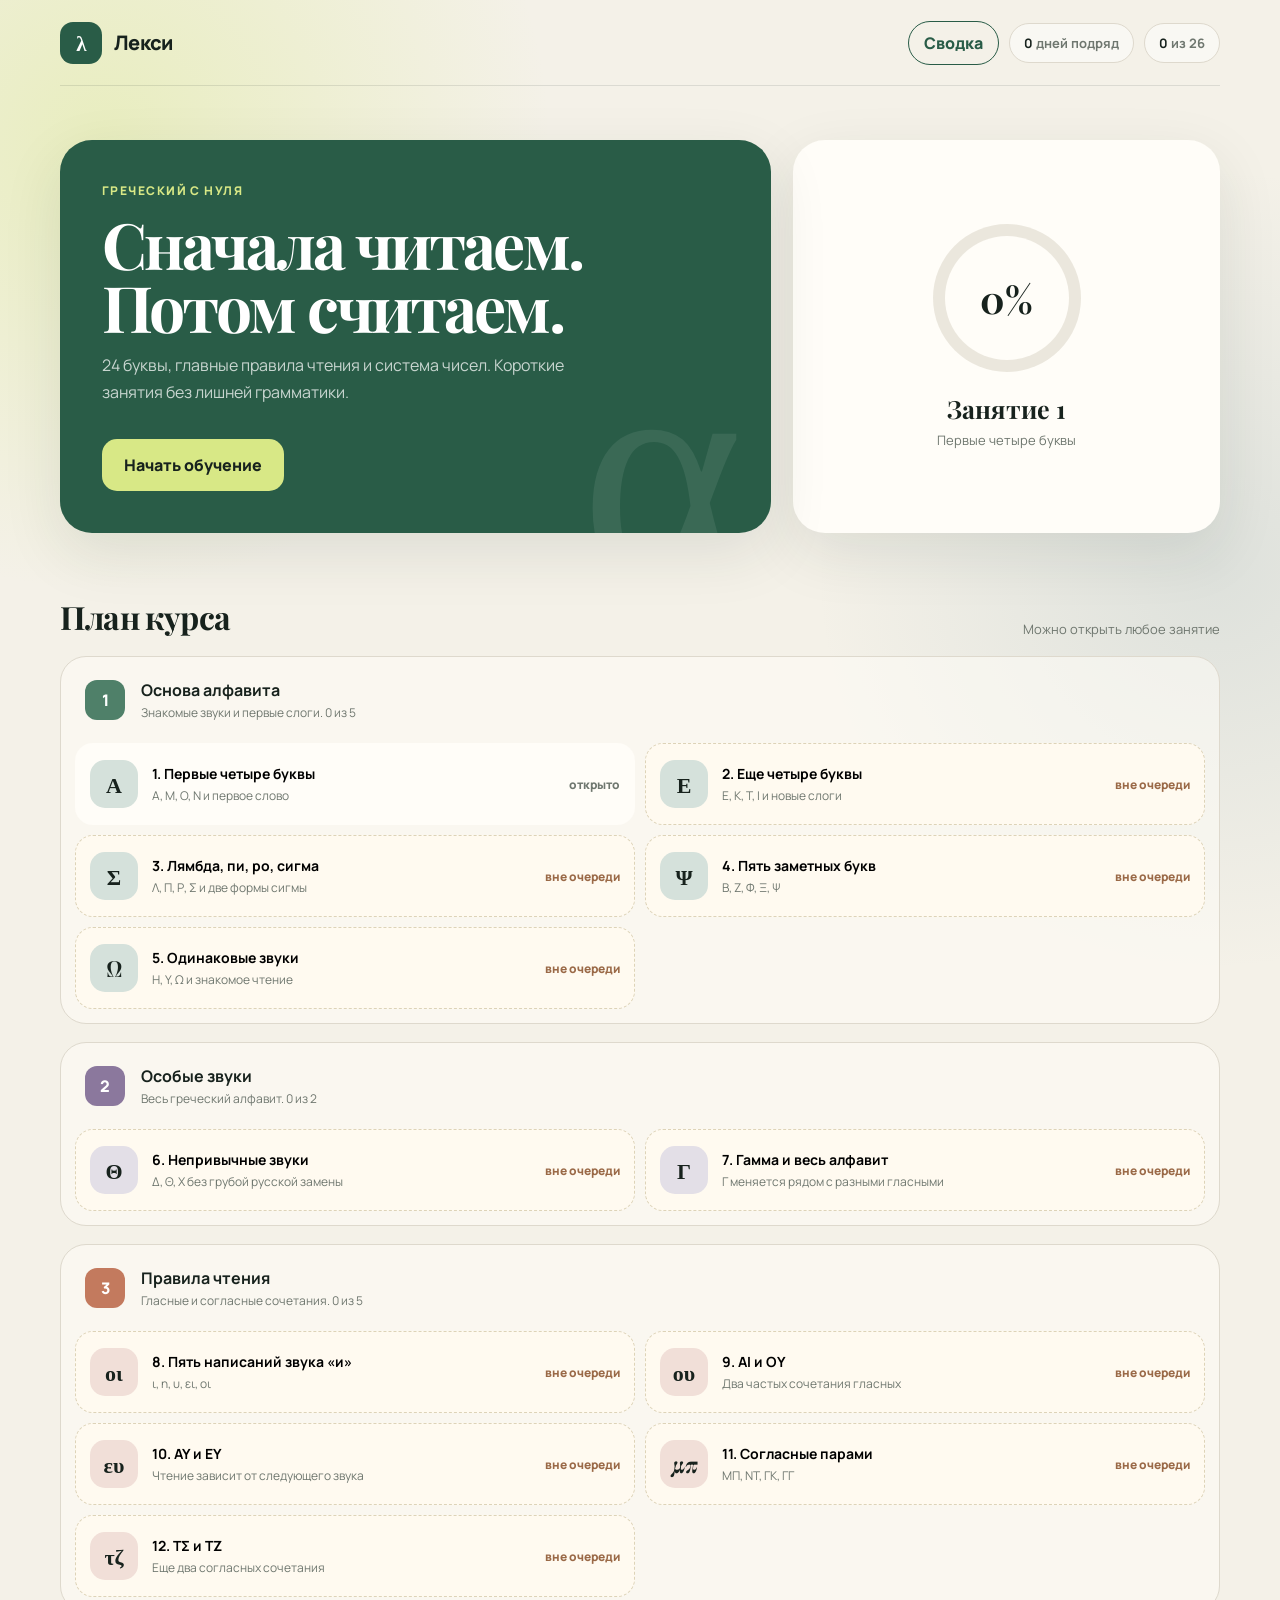
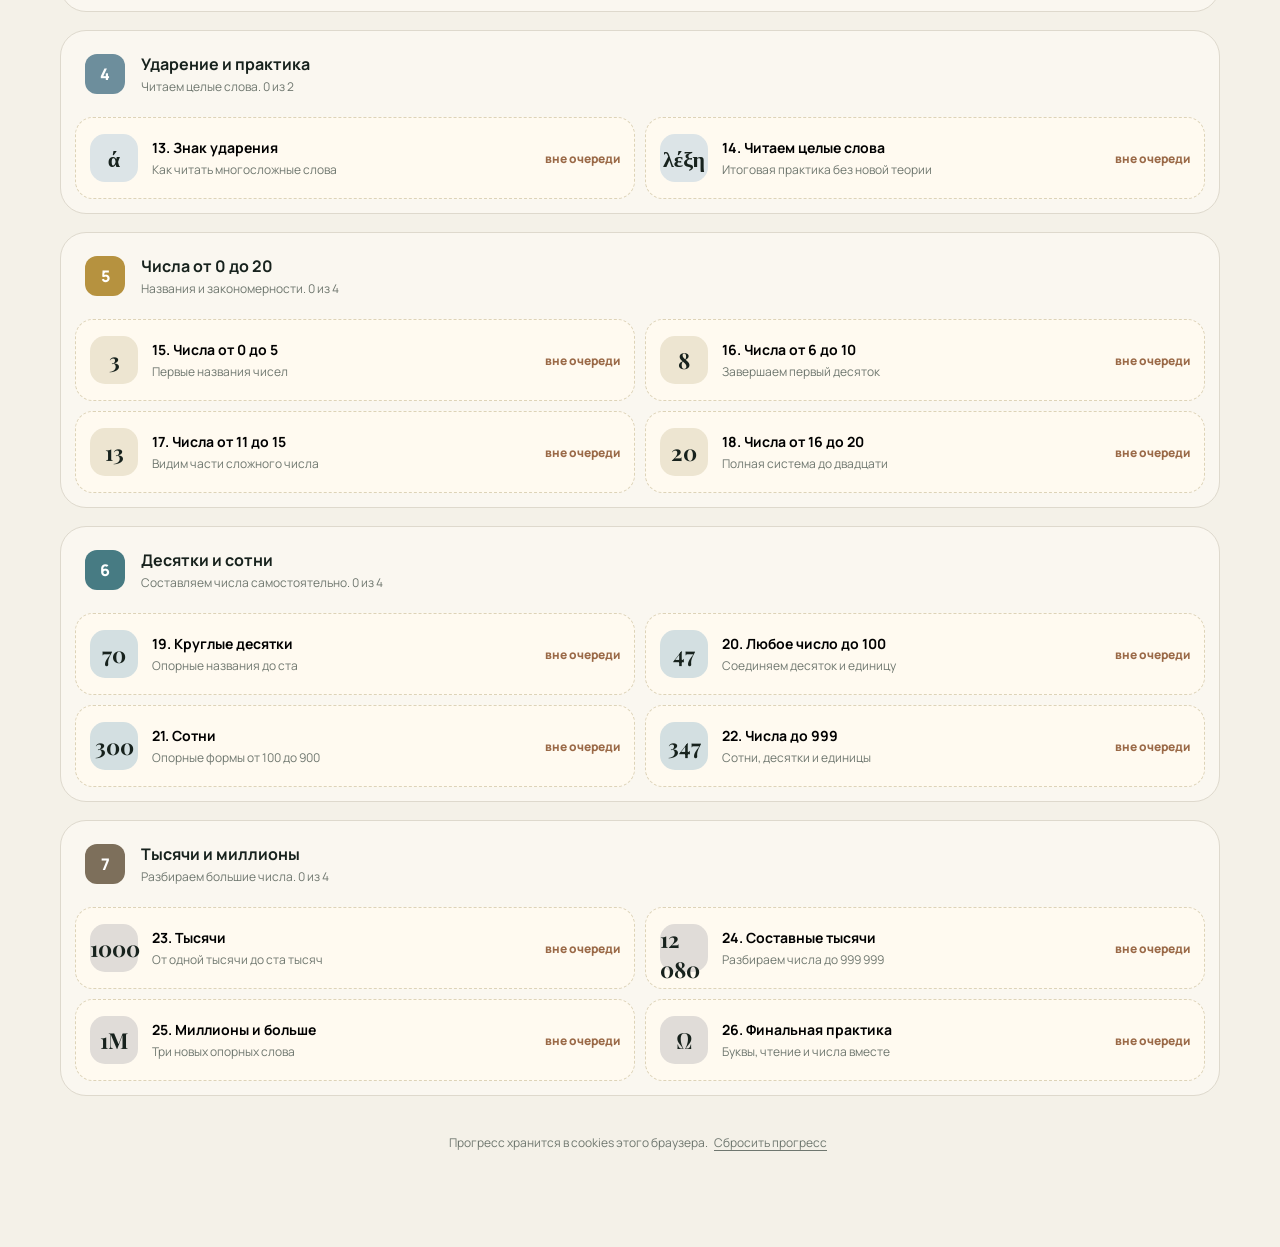
<file: index.html>
<!doctype html>
<html lang="ru">
<head>
  <meta charset="UTF-8">
  <meta name="viewport" content="width=device-width, initial-scale=1.0">
  <meta name="theme-color" content="#f4f1e8">
  <meta name="description" content="Интерактивный курс греческого алфавита, чтения и чисел">
  <title>Λέξη: греческий с нуля</title>
  <link rel="preconnect" href="https://fonts.googleapis.com">
  <link rel="preconnect" href="https://fonts.gstatic.com" crossorigin>
  <link href="https://fonts.googleapis.com/css2?family=Manrope:wght@400;500;600;700;800&family=Playfair+Display:wght@600;700&display=swap" rel="stylesheet">
  <link rel="stylesheet" href="styles.css?v=5">
</head>
<body>
  <div id="app"></div>
  <noscript>Для работы курса нужно включить JavaScript.</noscript>
  <script src="app.js?v=9"></script>
</body>
</html>
</file>
<file: styles.css>
:root {
  --ink: #17221d;
  --muted: #6f776f;
  --paper: #f4f1e8;
  --card: #fffdf8;
  --line: #ded9cd;
  --green: #295c47;
  --green-dark: #1d4434;
  --lime: #d8e886;
  --clay: #d88060;
  --blue: #7898a4;
  --violet: #8a7da8;
  --yellow: #e8cb68;
  --shadow: 0 20px 60px rgba(33, 47, 39, .10);
  --radius: 26px;
}

* { box-sizing: border-box; }

html { scroll-behavior: smooth; }

body {
  margin: 0;
  min-width: 320px;
  color: var(--ink);
  background:
    radial-gradient(circle at 8% 5%, rgba(216, 232, 134, .42), transparent 28rem),
    radial-gradient(circle at 95% 20%, rgba(120, 152, 164, .18), transparent 25rem),
    var(--paper);
  font-family: "Manrope", system-ui, sans-serif;
  -webkit-font-smoothing: antialiased;
}

button { font: inherit; }
button:focus-visible, a:focus-visible { outline: 3px solid rgba(41, 92, 71, .3); outline-offset: 3px; }

.shell { width: min(1160px, calc(100% - 40px)); margin: 0 auto; padding-bottom: 80px; }

.topbar {
  display: flex;
  align-items: center;
  justify-content: space-between;
  min-height: 86px;
  border-bottom: 1px solid rgba(23, 34, 29, .11);
}

.brand { display: flex; align-items: center; gap: 12px; font-weight: 800; letter-spacing: -.04em; }
.brand-mark {
  display: grid;
  place-items: center;
  width: 42px;
  height: 42px;
  border-radius: 13px;
  color: white;
  background: var(--green);
  font-family: "Playfair Display", serif;
  font-size: 21px;
}
.brand-name { font-size: 20px; }

.top-stats { display: flex; align-items: center; gap: 10px; }
.top-actions { display: flex; align-items: center; gap: 10px; }
.reference-btn {
  padding: 10px 15px;
  border: 1px solid var(--green);
  border-radius: 999px;
  color: var(--green);
  background: transparent;
  cursor: pointer;
  font-weight: 800;
}
.reference-btn:hover { color: white; background: var(--green); }
.stat-pill {
  padding: 10px 14px;
  border: 1px solid var(--line);
  border-radius: 999px;
  color: var(--muted);
  background: rgba(255,255,255,.45);
  font-size: 13px;
  font-weight: 700;
}
.stat-pill strong { color: var(--ink); }

.hero {
  display: grid;
  grid-template-columns: 1.25fr .75fr;
  gap: 22px;
  padding: 54px 0 28px;
}

.hero-main, .progress-card {
  min-height: 300px;
  border-radius: 32px;
  box-shadow: var(--shadow);
}

.hero-main {
  position: relative;
  overflow: hidden;
  padding: 42px;
  color: white;
  background: var(--green);
}

.hero-main::after {
  content: "α";
  position: absolute;
  right: 28px;
  bottom: -70px;
  color: rgba(255,255,255,.08);
  font-family: "Playfair Display", serif;
  font-size: 310px;
  line-height: 1;
}

.eyebrow {
  margin: 0 0 14px;
  color: var(--green);
  font-size: 12px;
  font-weight: 800;
  letter-spacing: .12em;
  text-transform: uppercase;
}
.hero-main .eyebrow { color: var(--lime); }

h1, h2, h3, p { margin-top: 0; }
h1, h2 { font-family: "Playfair Display", serif; }
.hero h1 { max-width: 620px; margin-bottom: 14px; font-size: clamp(40px, 5vw, 67px); line-height: .98; letter-spacing: -.045em; }
.hero-copy { position: relative; z-index: 1; max-width: 520px; color: rgba(255,255,255,.74); font-size: 16px; line-height: 1.65; }

.primary-btn, .secondary-btn, .answer-btn, .icon-btn {
  border: 0;
  cursor: pointer;
  transition: transform .18s ease, background .18s ease, border-color .18s ease, opacity .18s ease;
}
.primary-btn:hover, .secondary-btn:hover, .answer-btn:hover { transform: translateY(-2px); }

.primary-btn {
  position: relative;
  z-index: 1;
  margin-top: 18px;
  padding: 15px 22px;
  border-radius: 15px;
  color: var(--ink);
  background: var(--lime);
  font-weight: 800;
}
.primary-btn.dark { color: white; background: var(--green); }
.primary-btn:disabled { cursor: default; opacity: .45; transform: none; }

.progress-card {
  display: flex;
  flex-direction: column;
  align-items: center;
  justify-content: center;
  padding: 34px;
  background: var(--card);
  text-align: center;
}
.ring {
  position: relative;
  display: grid;
  place-items: center;
  width: 148px;
  height: 148px;
  margin-bottom: 20px;
  border-radius: 50%;
  background: conic-gradient(var(--green) var(--progress), #ebe7dd 0);
}
.ring::before { content: ""; position: absolute; inset: 12px; border-radius: 50%; background: var(--card); }
.ring strong { position: relative; font-family: "Playfair Display", serif; font-size: 38px; }
.progress-card h2 { margin-bottom: 6px; font-size: 25px; }
.progress-card p { margin: 0; color: var(--muted); font-size: 13px; }

.section-head { display: flex; align-items: end; justify-content: space-between; gap: 20px; margin: 34px 0 18px; }
.section-head h2 { margin: 0; font-size: 32px; letter-spacing: -.025em; }
.section-head p { margin: 0; color: var(--muted); font-size: 13px; }

.block { margin-bottom: 18px; border: 1px solid var(--line); border-radius: var(--radius); background: rgba(255,253,248,.55); overflow: hidden; }
.block-head { display: flex; align-items: center; gap: 16px; padding: 22px 24px 12px; }
.block-no { display: grid; place-items: center; width: 40px; height: 40px; flex: 0 0 auto; border-radius: 12px; background: var(--block-color); color: white; font-weight: 800; }
.block-head h3 { margin: 0 0 3px; font-size: 16px; }
.block-head p { margin: 0; color: var(--muted); font-size: 12px; }

.lesson-grid { display: grid; grid-template-columns: repeat(2, minmax(0, 1fr)); gap: 10px; padding: 10px 14px 14px; }
.lesson-row {
  display: grid;
  grid-template-columns: 48px minmax(0, 1fr) auto;
  align-items: center;
  gap: 14px;
  min-height: 82px;
  padding: 14px;
  border: 1px solid transparent;
  border-radius: 18px;
  background: var(--card);
  cursor: pointer;
  text-align: left;
}
.lesson-row:hover { border-color: var(--block-color); transform: translateY(-1px); }
.lesson-row.early { border-color: #ddd3b8; border-style: dashed; background: #fffaf0; }
.lesson-row.early .lesson-status { color: #9a6947; }
.lesson-row.early:hover { border-color: var(--block-color); }
.lesson-icon { display: grid; place-items: center; width: 48px; height: 48px; border-radius: 15px; color: var(--ink); background: color-mix(in srgb, var(--block-color) 24%, white); font-family: "Playfair Display", serif; font-size: 22px; font-weight: 700; }
.lesson-copy strong { display: block; margin-bottom: 4px; font-size: 14px; }
.lesson-copy span { display: block; overflow: hidden; color: var(--muted); font-size: 12px; text-overflow: ellipsis; white-space: nowrap; }
.lesson-status { min-width: 30px; color: var(--muted); font-size: 12px; font-weight: 800; text-align: right; }
.lesson-row.done .lesson-status { color: var(--green); }

.footer-note { margin-top: 34px; color: var(--muted); font-size: 12px; text-align: center; }
.text-btn { padding: 4px; border: 0; color: var(--muted); background: none; cursor: pointer; text-decoration: underline; text-underline-offset: 3px; }

.lesson-shell { min-height: 100vh; padding-bottom: 40px; }
.lesson-topbar { width: min(820px, calc(100% - 34px)); margin: 0 auto; padding: 24px 0 10px; }
.lesson-nav { display: grid; grid-template-columns: 44px 1fr 44px; align-items: center; gap: 16px; }
.icon-btn { display: grid; place-items: center; width: 42px; height: 42px; border: 1px solid var(--line); border-radius: 13px; color: var(--ink); background: var(--card); font-size: 22px; }
.lesson-counter { color: var(--muted); font-size: 12px; font-weight: 700; text-align: center; }
.step-progress { height: 7px; margin-top: 18px; border-radius: 999px; background: #dfdacf; overflow: hidden; }
.step-progress div { height: 100%; border-radius: inherit; background: var(--green); transition: width .35s ease; }

.stage { display: grid; place-items: center; width: min(820px, calc(100% - 34px)); min-height: calc(100vh - 135px); margin: 0 auto; padding: 24px 0; }
.activity-card { width: 100%; padding: clamp(28px, 6vw, 58px); border: 1px solid var(--line); border-radius: 32px; background: var(--card); box-shadow: var(--shadow); text-align: center; animation: card-in .28s ease both; }
@keyframes card-in { from { opacity: 0; transform: translateY(10px); } }
.activity-card h1 { max-width: 640px; margin: 0 auto 16px; font-size: clamp(35px, 6vw, 58px); line-height: 1.03; letter-spacing: -.035em; }
.activity-card h2 { max-width: 600px; margin: 0 auto 15px; font-size: clamp(27px, 4vw, 38px); line-height: 1.12; }
.activity-card .lead { max-width: 590px; margin: 0 auto 24px; color: var(--muted); font-size: 16px; line-height: 1.65; }
.greek-display { margin: 4px 0 18px; font-family: "Playfair Display", serif; font-size: clamp(70px, 15vw, 132px); line-height: 1; letter-spacing: .01em; }
.greek-word { margin: 6px 0 22px; font-family: "Playfair Display", serif; font-size: clamp(54px, 11vw, 94px); line-height: 1.05; }
.pronunciation { display: inline-block; margin-bottom: 18px; padding: 8px 13px; border-radius: 999px; color: var(--green); background: #e6eddf; font-weight: 800; }
.tip { max-width: 570px; margin: 22px auto 0; padding: 16px 18px; border-left: 4px solid var(--yellow); border-radius: 0 12px 12px 0; color: #5f5b4c; background: #faf3d8; font-size: 13px; line-height: 1.55; text-align: left; }
.chips { display: flex; flex-wrap: wrap; justify-content: center; gap: 8px; margin: 18px 0; }
.chip { padding: 8px 12px; border: 1px solid var(--line); border-radius: 999px; background: #f8f5ed; font-size: 13px; font-weight: 700; }
.speak-btn { display: inline-flex; align-items: center; gap: 8px; margin-bottom: 18px; padding: 10px 14px; border: 1px solid var(--line); border-radius: 999px; color: var(--green); background: transparent; cursor: pointer; font-weight: 800; }
.audio-actions { display: flex; flex-wrap: wrap; justify-content: center; gap: 10px; margin-bottom: 18px; }
.audio-actions .speak-btn { margin-bottom: 0; }
.speak-dot { width: 9px; height: 9px; border-radius: 50%; background: currentColor; box-shadow: 0 0 0 4px rgba(41,92,71,.12); }
.speak-btn:disabled { cursor: default; opacity: .72; }
.speak-btn.speaking .speak-dot { animation: speak-pulse .9s ease-in-out infinite alternate; }
@keyframes speak-pulse { to { box-shadow: 0 0 0 8px rgba(41,92,71,.08); transform: scale(.72); } }

.answers { display: grid; grid-template-columns: repeat(2, minmax(0, 1fr)); gap: 11px; max-width: 650px; margin: 26px auto 0; }
.answer-btn { min-height: 62px; padding: 14px 16px; border: 2px solid var(--line); border-radius: 16px; color: var(--ink); background: white; font-weight: 800; }
.answer-btn:hover { border-color: #8ca99a; }
.answer-btn.selected.correct { border-color: var(--green); background: #e4efe8; }
.answer-btn.selected.wrong { border-color: var(--clay); background: #fae6df; }
.answer-btn.dim { opacity: .45; }
.feedback { max-width: 650px; margin: 18px auto 0; padding: 16px; border-radius: 16px; font-size: 14px; font-weight: 700; text-align: left; }
.feedback.correct { color: #214f3c; background: #e4efe8; }
.feedback.wrong { color: #843e2e; background: #fae6df; }
.activity-actions { display: flex; justify-content: center; gap: 10px; margin-top: 26px; }
.secondary-btn { padding: 14px 20px; border: 1px solid var(--line); border-radius: 15px; color: var(--ink); background: transparent; font-weight: 800; }
.secondary-btn.compact { padding: 10px 15px; background: rgba(255,255,255,.45); }

.finish-badge { display: grid; place-items: center; width: 94px; height: 94px; margin: 0 auto 22px; border-radius: 28px; color: white; background: var(--green); font-family: "Playfair Display", serif; font-size: 42px; transform: rotate(-4deg); }
.result-stats { display: grid; grid-template-columns: repeat(3, 1fr); gap: 10px; max-width: 520px; margin: 26px auto; }
.result-stat { padding: 16px 10px; border-radius: 16px; background: #f3f0e8; }
.result-stat strong { display: block; font-size: 22px; }
.result-stat span { color: var(--muted); font-size: 11px; }

.toast { position: fixed; right: 20px; bottom: 20px; z-index: 10; padding: 13px 17px; border-radius: 13px; color: white; background: var(--ink); box-shadow: var(--shadow); font-size: 13px; animation: toast .25s ease both; }
@keyframes toast { from { opacity: 0; transform: translateY(10px); } }

body.modal-open { overflow: hidden; }
.warning-backdrop { position: fixed; inset: 0; z-index: 50; display: grid; place-items: center; padding: 20px; background: rgba(17,28,23,.58); backdrop-filter: blur(8px); animation: modal-in .18s ease both; }
.warning-dialog { width: min(520px, 100%); padding: clamp(28px, 6vw, 44px); border: 1px solid var(--line); border-radius: 28px; background: var(--card); box-shadow: 0 28px 90px rgba(8,18,13,.28); text-align: center; }
.warning-dialog h2 { margin-bottom: 12px; font-size: 32px; }
.warning-dialog > p:not(.eyebrow) { margin: 0 auto; color: var(--muted); font-size: 14px; line-height: 1.65; }
.warning-mark { display: grid; place-items: center; width: 58px; height: 58px; margin: 0 auto 18px; border-radius: 17px; color: white; background: var(--clay); font-family: "Playfair Display", serif; font-size: 25px; font-weight: 700; }
.warning-actions { display: grid; grid-template-columns: 1fr 1fr; gap: 10px; margin-top: 26px; }
.warning-actions .primary-btn { margin-top: 0; }
@keyframes modal-in { from { opacity: 0; } }

.reference-shell { min-height: 100vh; }
.reference-hero { max-width: 790px; padding: 58px 0 28px; }
.reference-hero h1 { margin-bottom: 14px; font-size: clamp(40px, 6vw, 68px); line-height: 1; letter-spacing: -.04em; }
.reference-hero p:last-child { max-width: 700px; margin: 0; color: var(--muted); font-size: 16px; line-height: 1.65; }
.reference-tabs { position: sticky; top: 10px; z-index: 5; display: inline-flex; gap: 5px; margin-bottom: 28px; padding: 5px; border: 1px solid var(--line); border-radius: 16px; background: rgba(255,253,248,.9); box-shadow: 0 8px 30px rgba(33,47,39,.08); backdrop-filter: blur(12px); }
.reference-tab { padding: 11px 18px; border: 0; border-radius: 11px; color: var(--muted); background: transparent; cursor: pointer; font-weight: 800; }
.reference-tab.active { color: white; background: var(--green); }
.reference-content { padding-bottom: 70px; }
.reference-grid { display: grid; gap: 12px; }
.alphabet-grid { grid-template-columns: repeat(3, minmax(0, 1fr)); }
.rules-grid { grid-template-columns: repeat(2, minmax(0, 1fr)); }
.numbers-grid { grid-template-columns: repeat(3, minmax(0, 1fr)); }

.ref-card {
  display: grid;
  grid-template-columns: auto minmax(0, 1fr);
  align-items: start;
  gap: 14px 16px;
  min-width: 0;
  padding: 20px;
  border: 1px solid var(--line);
  border-radius: 20px;
  color: var(--ink);
  background: var(--card);
  cursor: pointer;
  text-align: left;
  box-shadow: 0 8px 24px rgba(33,47,39,.04);
  transition: transform .18s ease, border-color .18s ease, box-shadow .18s ease;
}
.ref-card:hover { border-color: #91a99c; box-shadow: 0 14px 30px rgba(33,47,39,.08); transform: translateY(-2px); }
.ref-card:disabled { cursor: default; opacity: .76; transform: none; }
.ref-letter { display: grid; place-items: center; min-width: 76px; min-height: 76px; padding: 6px; border-radius: 17px; color: var(--green-dark); background: #edf0e4; font-family: "Playfair Display", serif; font-size: 31px; font-weight: 700; }
.ref-body { display: flex; min-width: 0; flex-direction: column; gap: 5px; }
.ref-title { display: block; font-size: 16px; font-weight: 800; }
.ref-reading { color: var(--green); font-size: 13px; font-weight: 800; }
.ref-example { display: block; color: var(--muted); font-size: 12px; line-height: 1.5; }
.ref-example b { color: var(--ink); font-size: 14px; }
.ref-note { display: block; color: var(--muted); font-size: 13px; line-height: 1.55; }
.ref-listen { grid-column: 1 / -1; display: inline-flex; align-items: center; gap: 8px; width: max-content; color: var(--green); font-size: 12px; font-weight: 800; }
.ref-card.speaking .speak-dot { animation: speak-pulse .9s ease-in-out infinite alternate; }

.rule-card { grid-template-columns: 1fr; min-height: 245px; }
.rule-top { display: flex; align-items: center; justify-content: space-between; gap: 12px; }
.rule-pattern { font-family: "Playfair Display", serif; font-size: 30px; font-weight: 700; }
.rule-reading { padding: 7px 10px; border-radius: 999px; color: var(--green); background: #e7eddf; font-size: 12px; font-weight: 800; text-align: center; }

.reference-notice { margin-bottom: 24px; padding: 18px 20px; border: 1px solid #d8d2bf; border-radius: 16px; color: #625d4c; background: #fbf5dc; font-size: 13px; line-height: 1.6; }
.number-group { margin-bottom: 40px; }
.number-group-head { display: flex; align-items: end; justify-content: space-between; gap: 16px; margin-bottom: 14px; }
.number-group-head h2 { margin: 0; font-size: 29px; }
.number-group-head span { color: var(--muted); font-size: 12px; }
.number-card { grid-template-columns: 72px minmax(0, 1fr); min-height: 155px; }
.number-value { color: var(--green-dark); font-family: "Playfair Display", serif; font-size: 28px; font-weight: 700; line-height: 1.1; }
.number-greek { font-family: "Playfair Display", serif; font-size: 21px; font-weight: 700; overflow-wrap: anywhere; }

@media (max-width: 760px) {
  .shell { width: min(100% - 24px, 1160px); }
  .topbar { min-height: 72px; }
  .brand-name { font-size: 17px; }
  .stat-pill:first-child { display: none; }
  .hero { grid-template-columns: 1fr; padding-top: 26px; }
  .hero-main { min-height: 330px; padding: 30px 25px; }
  .progress-card { min-height: 250px; }
  .lesson-grid { grid-template-columns: 1fr; }
  .section-head { align-items: start; flex-direction: column; gap: 6px; }
  .activity-card { border-radius: 24px; }
  .answers { grid-template-columns: 1fr; }
  .result-stats { grid-template-columns: 1fr; }
  .result-stat { display: flex; align-items: center; justify-content: space-between; }
  .activity-actions { flex-direction: column; }
  .activity-actions button { width: 100%; }
  .warning-actions { grid-template-columns: 1fr; }
  .warning-actions button { width: 100%; }
  .reference-hero { padding-top: 36px; }
  .reference-tabs { display: flex; width: 100%; top: 6px; }
  .reference-tab { flex: 1; padding: 11px 8px; }
  .alphabet-grid, .rules-grid, .numbers-grid { grid-template-columns: 1fr; }
  .rule-card { min-height: 0; }
  .number-card { min-height: 140px; }
}

@media (max-width: 430px) {
  .top-stats { display: none; }
  .ref-card { padding: 17px; }
  .ref-letter { min-width: 66px; min-height: 66px; font-size: 27px; }
  .number-group-head span { display: none; }
}

@media (prefers-reduced-motion: reduce) {
  *, *::before, *::after { scroll-behavior: auto !important; animation-duration: .01ms !important; transition-duration: .01ms !important; }
}
</file>
